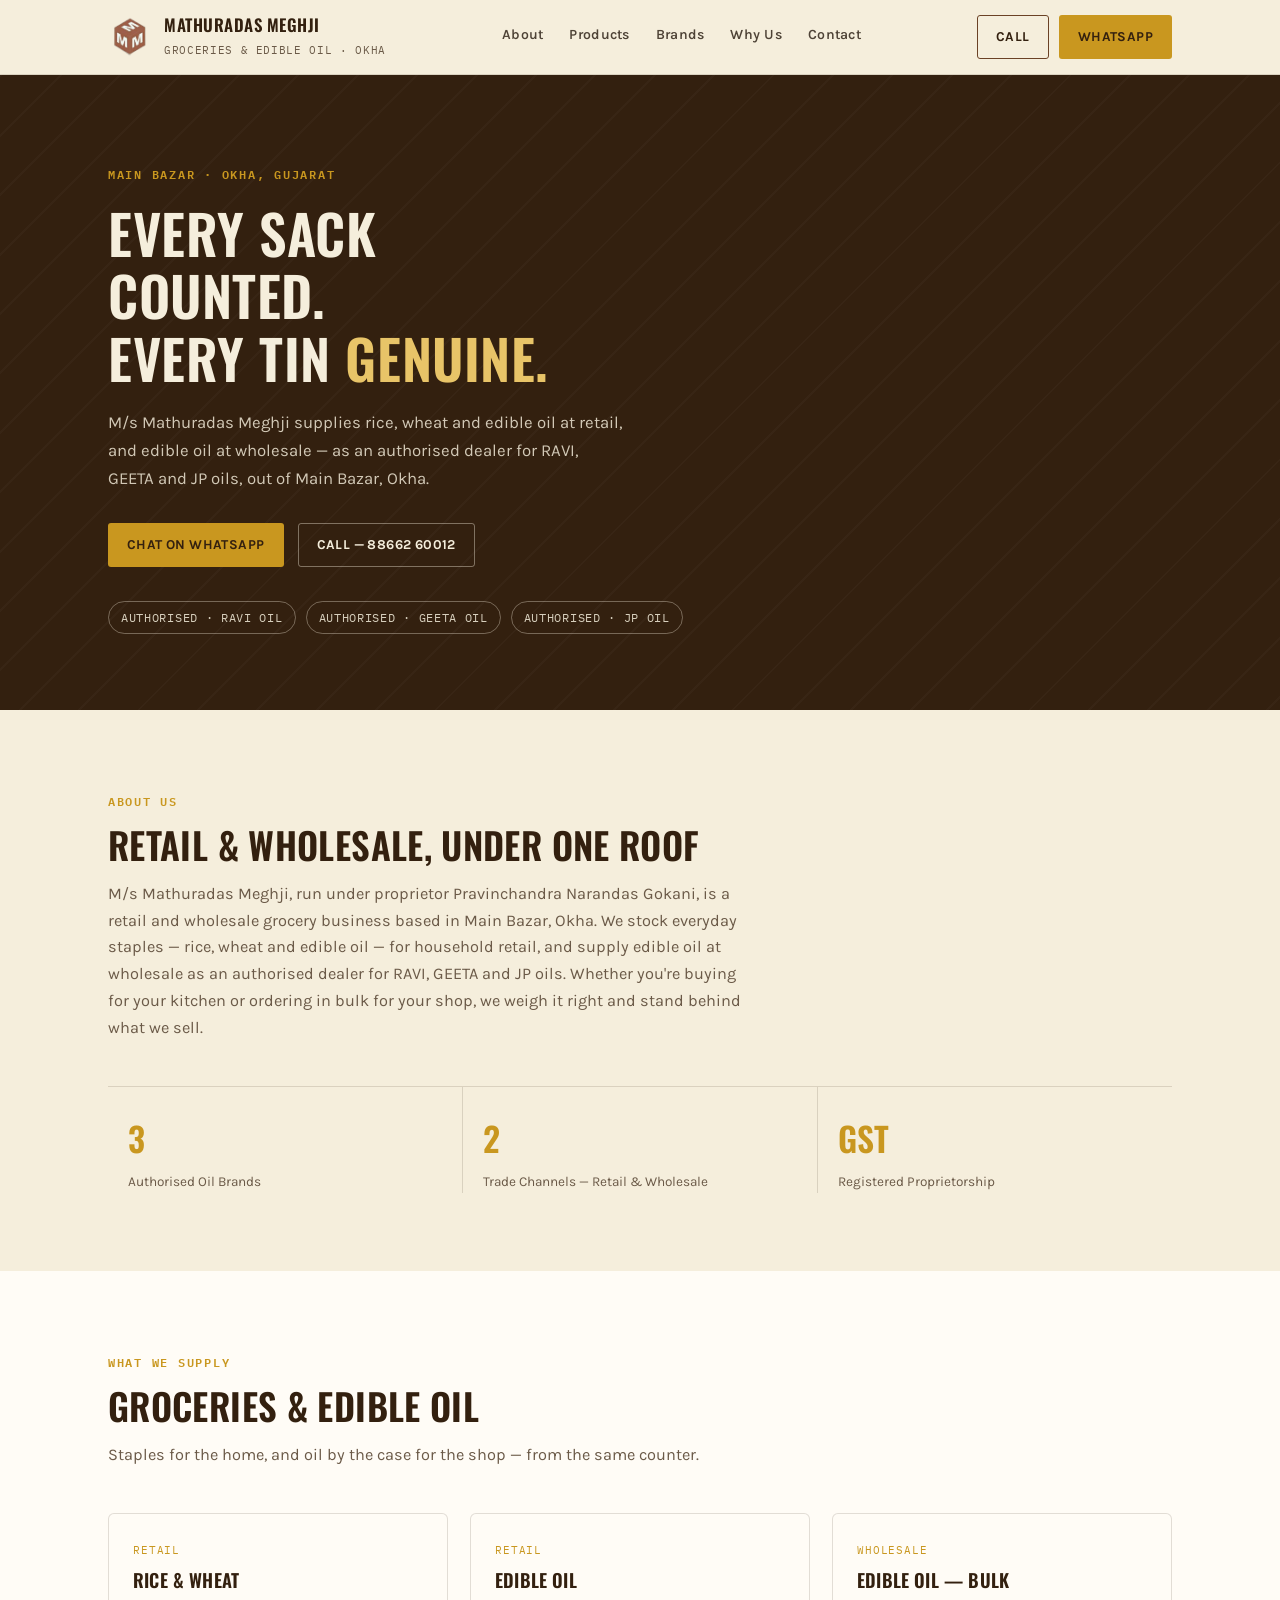
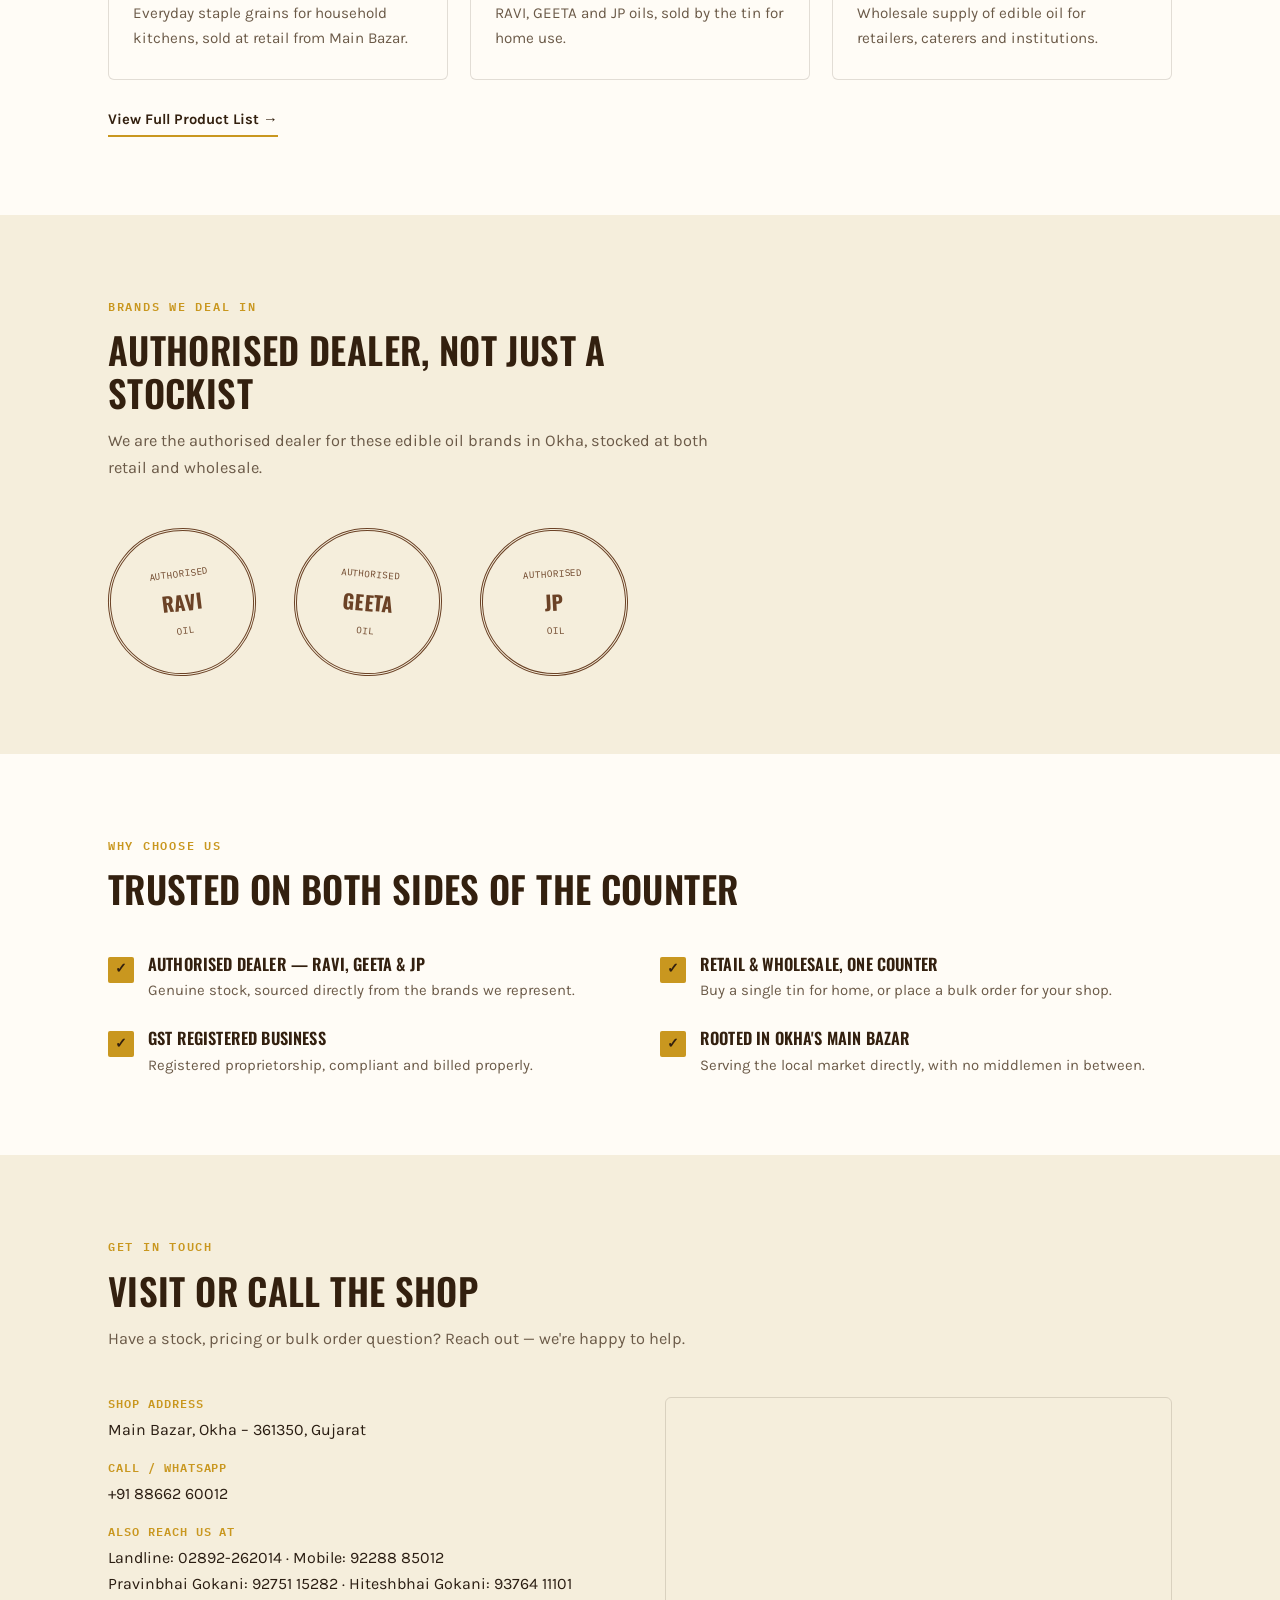
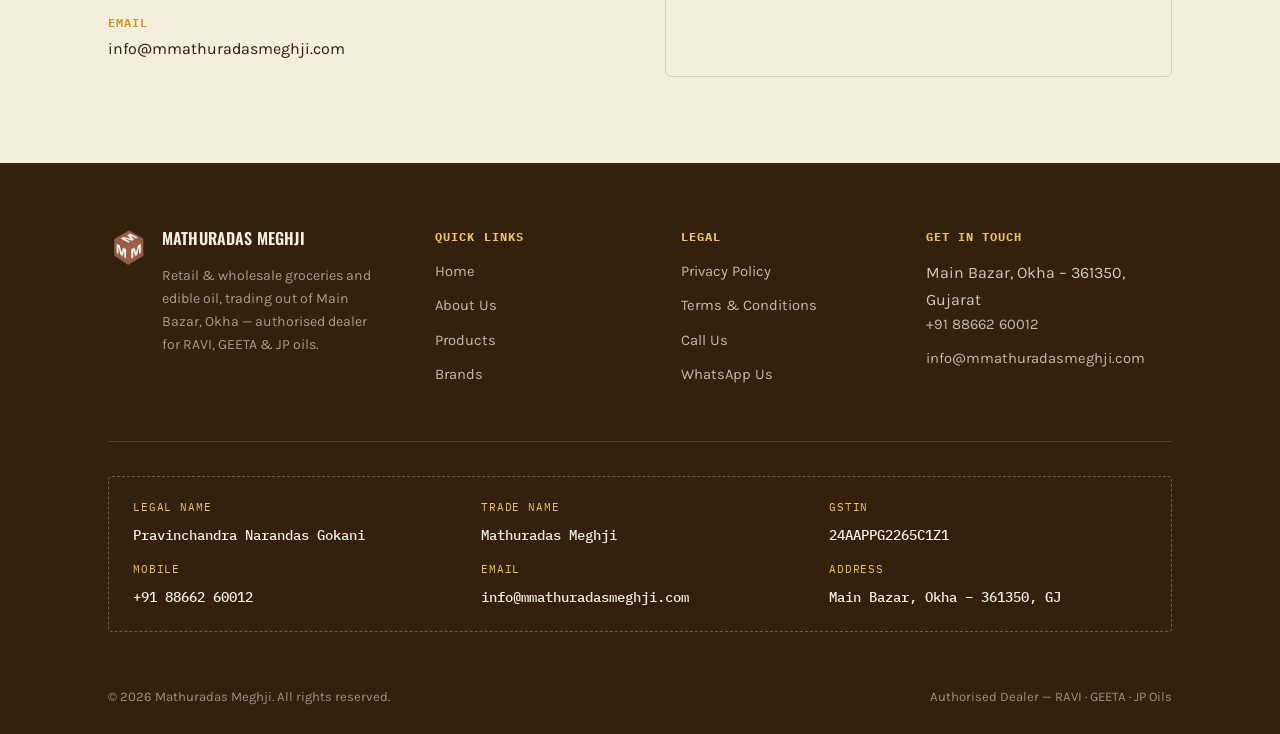
<file: index.html>
<!DOCTYPE html>
<html lang="en">
<head>
<meta charset="UTF-8">
<meta name="viewport" content="width=device-width, initial-scale=1.0">
<title>Mathuradas Meghji | Groceries &amp; Edible Oil, Okha</title>
<meta name="description" content="Mathuradas Meghji, Main Bazar, Okha - retail and wholesale dealer in rice, wheat and edible oil. Authorised dealer for RAVI, GEETA and JP oils.">
<link rel="icon" type="image/png" href="assets/logo.png">
<link rel="preconnect" href="https://fonts.googleapis.com">
<link rel="preconnect" href="https://fonts.gstatic.com" crossorigin>
<link href="https://fonts.googleapis.com/css2?family=Oswald:wght@500;600;700&family=Karla:wght@400;500;700&family=IBM+Plex+Mono:wght@500;600&family=Hind+Vadodara:wght@400;500;600;700&display=swap" rel="stylesheet">
<link rel="stylesheet" href="css/styles.css">
</head>
<body>

  <header class="site-header">
    <div class="header-inner">
      <a class="brand" href="index.html#home">
        <img src="assets/logo.png" alt="Mathuradas Meghji logo">
        <span class="brand-text">
          <span class="display">Mathuradas Meghji</span>
          <small>Groceries &amp; Edible Oil &middot; Okha</small>
        </span>
      </a>
      <nav class="nav-links">
        <a href="index.html#about">About</a>
        <a href="products.html">Products</a>
        <a href="index.html#brands">Brands</a>
        <a href="index.html#why">Why Us</a>
        <a href="index.html#contact">Contact</a>
      </nav>
      <div class="header-cta">
        <a class="btn btn-outline" href="tel:+918866260012">Call</a>
        <a class="btn btn-solid" href="https://wa.me/918866260012">WhatsApp</a>
      </div>
      <button class="nav-toggle" aria-label="Menu"><span></span><span></span><span></span></button>
    </div>
  </header>

  <section class="hero" id="home">
    <div class="wrap">
      <span class="eyebrow">Main Bazar &middot; Okha, Gujarat</span>
      <h1>Every Sack Counted.<br>Every Tin <em>Genuine.</em></h1>
      <p>M/s Mathuradas Meghji supplies rice, wheat and edible oil at retail, and edible oil at wholesale &mdash; as an authorised dealer for RAVI, GEETA and JP oils, out of Main Bazar, Okha.</p>
      <div class="hero-actions">
        <a class="btn btn-solid" href="https://wa.me/918866260012">Chat On WhatsApp</a>
        <a class="btn btn-line" href="tel:+918866260012">Call &mdash; 88662 60012</a>
      </div>
      <div class="dealer-pills">
        <span class="pill">Authorised &middot; RAVI Oil</span>
        <span class="pill">Authorised &middot; GEETA Oil</span>
        <span class="pill">Authorised &middot; JP Oil</span>
      </div>
    </div>
  </section>

  <section class="section" id="about">
    <div class="wrap">
      <div class="section-head">
        <span class="eyebrow">About Us</span>
        <h2>Retail &amp; Wholesale, Under One Roof</h2>
        <p>M/s Mathuradas Meghji, run under proprietor Pravinchandra Narandas Gokani, is a retail and wholesale grocery business based in Main Bazar, Okha. We stock everyday staples &mdash; rice, wheat and edible oil &mdash; for household retail, and supply edible oil at wholesale as an authorised dealer for RAVI, GEETA and JP oils. Whether you're buying for your kitchen or ordering in bulk for your shop, we weigh it right and stand behind what we sell.</p>
      </div>
      <div class="stats-row">
        <div class="stat"><div class="num">3</div><div class="label">Authorised Oil Brands</div></div>
        <div class="stat"><div class="num">2</div><div class="label">Trade Channels &mdash; Retail &amp; Wholesale</div></div>
        <div class="stat"><div class="num">GST</div><div class="label">Registered Proprietorship</div></div>
      </div>
    </div>
  </section>

  <section class="section section-paper" id="products">
    <div class="wrap">
      <div class="section-head">
        <span class="eyebrow">What We Supply</span>
        <h2>Groceries &amp; Edible Oil</h2>
        <p>Staples for the home, and oil by the case for the shop &mdash; from the same counter.</p>
      </div>
      <div class="grid-3">
        <div class="card">
          <span class="tag">Retail</span>
          <h3>Rice &amp; Wheat</h3>
          <p>Everyday staple grains for household kitchens, sold at retail from Main Bazar.</p>
        </div>
        <div class="card">
          <span class="tag">Retail</span>
          <h3>Edible Oil</h3>
          <p>RAVI, GEETA and JP oils, sold by the tin for home use.</p>
        </div>
        <div class="card">
          <span class="tag">Wholesale</span>
          <h3>Edible Oil &mdash; Bulk</h3>
          <p>Wholesale supply of edible oil for retailers, caterers and institutions.</p>
        </div>
      </div>
      <a class="text-link" href="products.html">View Full Product List &rarr;</a>
    </div>
  </section>

  <section class="section" id="brands">
    <div class="wrap">
      <div class="section-head">
        <span class="eyebrow">Brands We Deal In</span>
        <h2>Authorised Dealer, Not Just A Stockist</h2>
        <p>We are the authorised dealer for these edible oil brands in Okha, stocked at both retail and wholesale.</p>
      </div>
      <div class="stamp-row">
        <div class="stamp">
          <span class="s-small">Authorised</span>
          <span class="s-big">RAVI</span>
          <span class="s-small">Oil</span>
        </div>
        <div class="stamp">
          <span class="s-small">Authorised</span>
          <span class="s-big">GEETA</span>
          <span class="s-small">Oil</span>
        </div>
        <div class="stamp">
          <span class="s-small">Authorised</span>
          <span class="s-big">JP</span>
          <span class="s-small">Oil</span>
        </div>
      </div>
    </div>
  </section>

  <section class="section section-paper" id="why">
    <div class="wrap">
      <div class="section-head">
        <span class="eyebrow">Why Choose Us</span>
        <h2>Trusted On Both Sides Of The Counter</h2>
      </div>
      <div class="why-list">
        <div class="why-item">
          <span class="why-mark">&#10003;</span>
          <div><h3>Authorised Dealer &mdash; RAVI, GEETA &amp; JP</h3><p>Genuine stock, sourced directly from the brands we represent.</p></div>
        </div>
        <div class="why-item">
          <span class="why-mark">&#10003;</span>
          <div><h3>Retail &amp; Wholesale, One Counter</h3><p>Buy a single tin for home, or place a bulk order for your shop.</p></div>
        </div>
        <div class="why-item">
          <span class="why-mark">&#10003;</span>
          <div><h3>GST Registered Business</h3><p>Registered proprietorship, compliant and billed properly.</p></div>
        </div>
        <div class="why-item">
          <span class="why-mark">&#10003;</span>
          <div><h3>Rooted In Okha's Main Bazar</h3><p>Serving the local market directly, with no middlemen in between.</p></div>
        </div>
      </div>
    </div>
  </section>

  <section class="section" id="contact">
    <div class="wrap">
      <div class="section-head">
        <span class="eyebrow">Get In Touch</span>
        <h2>Visit Or Call The Shop</h2>
        <p>Have a stock, pricing or bulk order question? Reach out &mdash; we're happy to help.</p>
      </div>
      <div class="contact-grid">
        <div class="contact-block">
          <h3>Shop Address</h3>
          <p>Main Bazar, Okha &ndash; 361350, Gujarat</p>
          <h3>Call / WhatsApp</h3>
          <a href="tel:+918866260012">+91 88662 60012</a>
          <h3>Also Reach Us At</h3>
          <p>Landline: 02892-262014 &middot; Mobile: 92288 85012<br>Pravinbhai Gokani: 92751 15282 &middot; Hiteshbhai Gokani: 93764 11101</p>
          <h3>Email</h3>
          <a href="mailto:info@mmathuradasmeghji.com">info@mmathuradasmeghji.com</a>
        </div>
        <div class="contact-block">
          <iframe src="https://maps.google.com/maps?q=Main+Bazar%2C+Okha%2C+Gujarat+361350&t=&z=14&ie=UTF8&iwloc=&output=embed" loading="lazy" referrerpolicy="no-referrer-when-downgrade"></iframe>
        </div>
      </div>
    </div>
  </section>

  <footer class="site-footer">
    <div class="wrap">
      <div class="footer-grid">
        <div class="footer-brand">
          <img src="assets/logo.png" alt="M/s Mathuradas Meghji logo">
          <div>
            <span class="display">Mathuradas Meghji</span>
            <p>Retail &amp; wholesale groceries and edible oil, trading out of Main Bazar, Okha &mdash; authorised dealer for RAVI, GEETA &amp; JP oils.</p>
          </div>
        </div>
        <div class="footer-col">
          <h4>Quick Links</h4>
          <a href="index.html#home">Home</a>
          <a href="index.html#about">About Us</a>
          <a href="products.html">Products</a>
          <a href="index.html#brands">Brands</a>
        </div>
        <div class="footer-col">
          <h4>Legal</h4>
          <a href="privacy.html">Privacy Policy</a>
          <a href="terms.html">Terms &amp; Conditions</a>
          <a href="tel:+918866260012">Call Us</a>
          <a href="https://wa.me/918866260012">WhatsApp Us</a>
        </div>
        <div class="footer-col">
          <h4>Get In Touch</h4>
          <span>Main Bazar, Okha &ndash; 361350, Gujarat</span>
          <a href="tel:+918866260012">+91 88662 60012</a>
          <a href="mailto:info@mmathuradasmeghji.com">info@mmathuradasmeghji.com</a>
        </div>
      </div>

      <div class="ledger mono">
        <div><span>Legal Name</span><strong>Pravinchandra Narandas Gokani</strong></div>
        <div><span>Trade Name</span><strong>Mathuradas Meghji</strong></div>
        <div><span>GSTIN</span><strong>24AAPPG2265C1Z1</strong></div>
        <div><span>Mobile</span><strong>+91 88662 60012</strong></div>
        <div><span>Email</span><strong>info@mmathuradasmeghji.com</strong></div>
        <div><span>Address</span><strong>Main Bazar, Okha &ndash; 361350, GJ</strong></div>
      </div>

      <div class="footer-bottom">
        <span>&copy; 2026 Mathuradas Meghji. All rights reserved.</span>
        <span>Authorised Dealer &mdash; RAVI &middot; GEETA &middot; JP Oils</span>
      </div>
    </div>
  </footer>

<script>
(function(){
  var toggle = document.querySelector('.nav-toggle');
  var links = document.querySelector('.nav-links');
  if(toggle && links){
    toggle.addEventListener('click', function(){
      var open = links.style.display === 'flex';
      links.style.display = open ? 'none' : 'flex';
      links.style.flexDirection = 'column';
      links.style.position = 'absolute';
      links.style.top = '64px';
      links.style.left = '0';
      links.style.right = '0';
      links.style.background = 'var(--paper)';
      links.style.padding = '18px 28px';
      links.style.borderBottom = '1px solid var(--line)';
    });
  }
})();
</script>
</body>
</html>
</file>
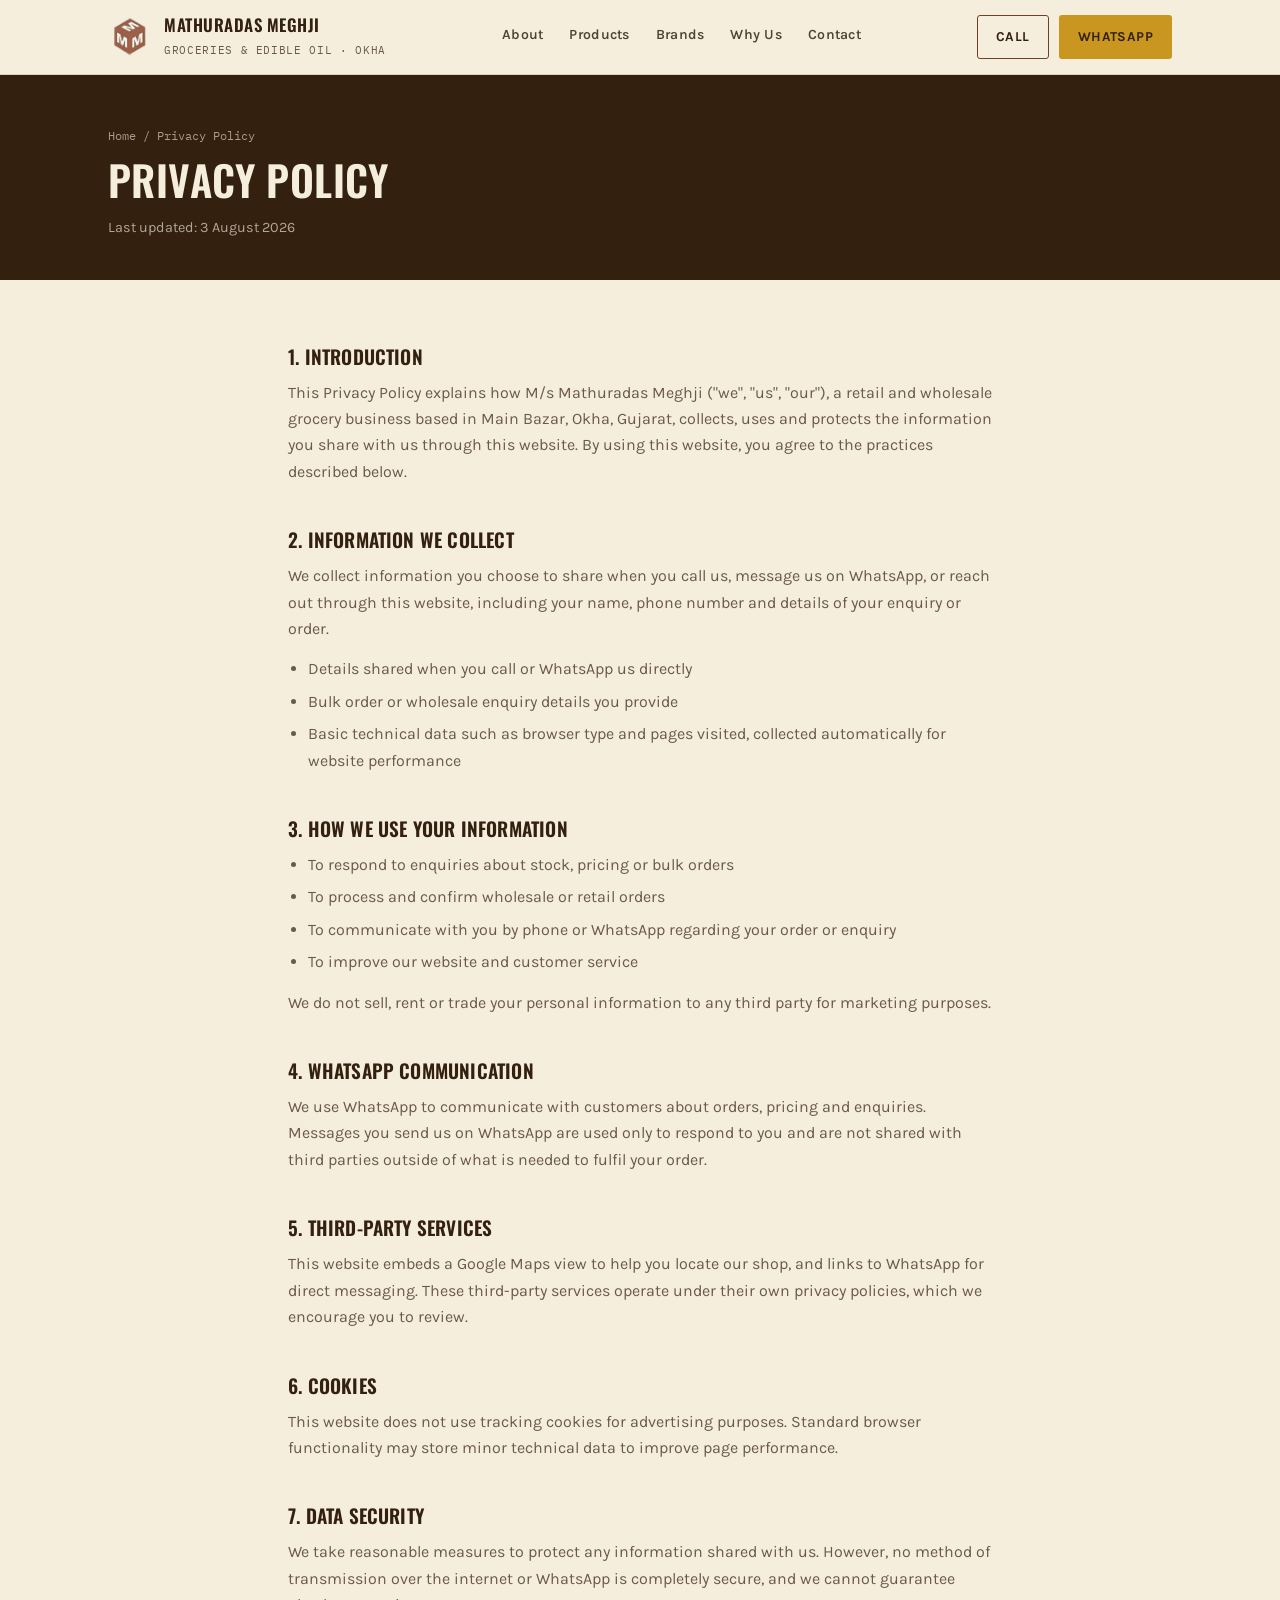
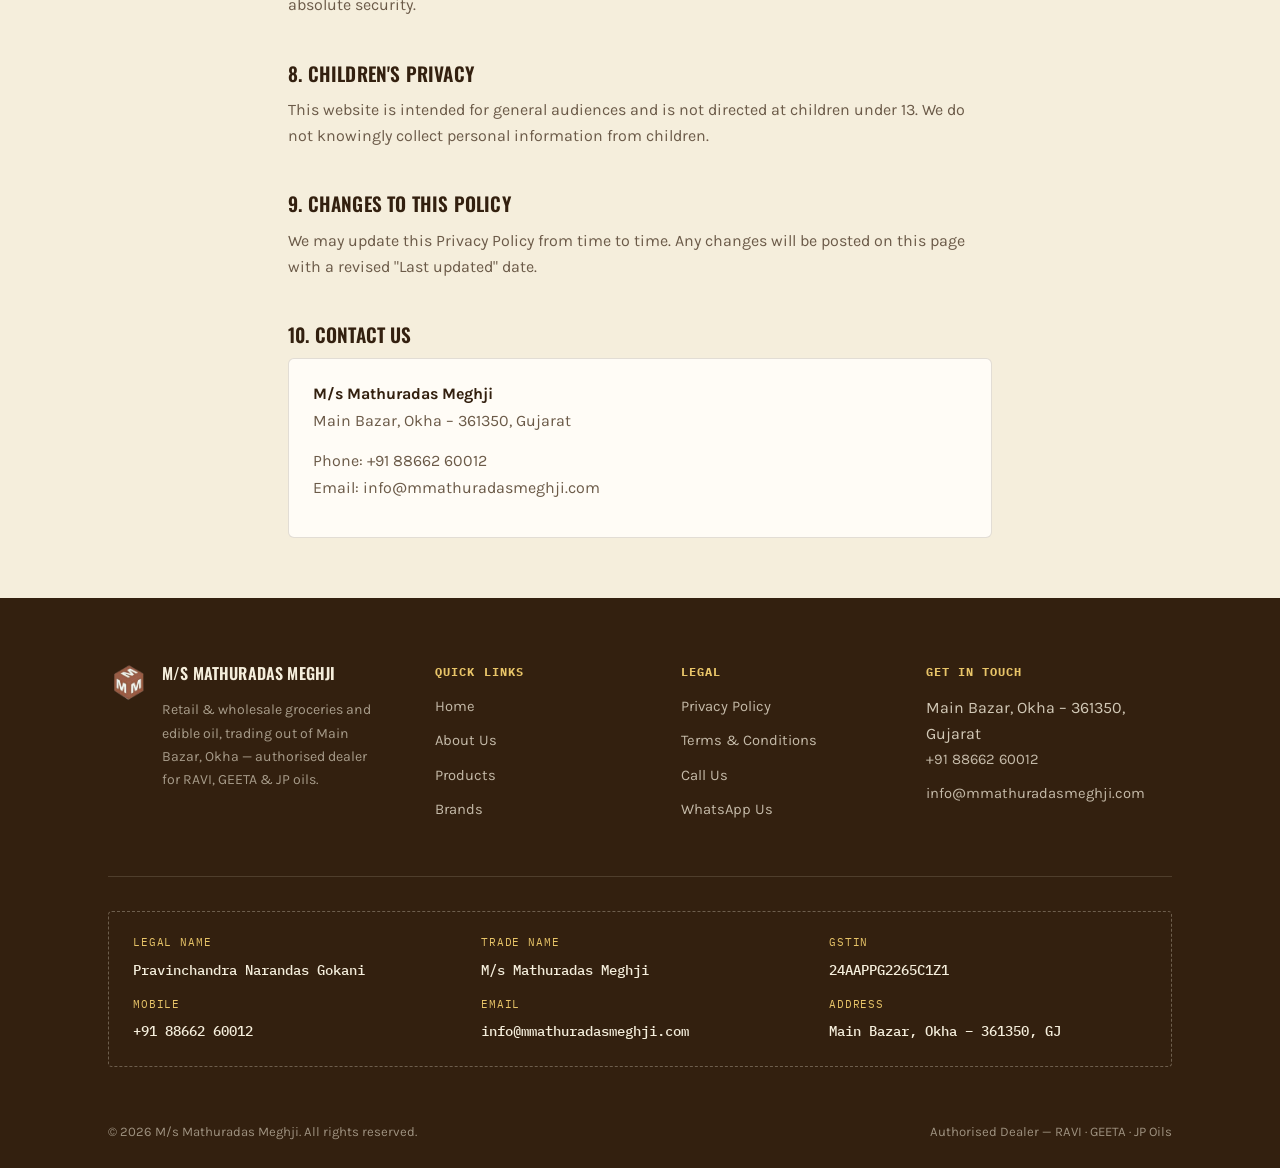
<file: privacy.html>
<!DOCTYPE html>
<html lang="en">
<head>
<meta charset="UTF-8">
<meta name="viewport" content="width=device-width, initial-scale=1.0">
<title>Privacy Policy | M/s Mathuradas Meghji</title>
<meta name="description" content="Privacy Policy for M/s Mathuradas Meghji, a retail and wholesale grocery and edible oil business in Okha, Gujarat.">
<link rel="icon" type="image/png" href="assets/logo.png">
<link rel="preconnect" href="https://fonts.googleapis.com">
<link rel="preconnect" href="https://fonts.gstatic.com" crossorigin>
<link href="https://fonts.googleapis.com/css2?family=Oswald:wght@500;600;700&family=Karla:wght@400;500;700&family=IBM+Plex+Mono:wght@500;600&family=Hind+Vadodara:wght@400;500;600;700&display=swap" rel="stylesheet">
<link rel="stylesheet" href="css/styles.css">
</head>
<body>

  <header class="site-header">
    <div class="header-inner">
      <a class="brand" href="index.html">
        <img src="assets/logo.png" alt="M/s Mathuradas Meghji logo">
        <span class="brand-text">
          <span class="display">Mathuradas Meghji</span>
          <small>Groceries &amp; Edible Oil &middot; Okha</small>
        </span>
      </a>
      <nav class="nav-links">
        <a href="index.html#about">About</a>
        <a href="products.html">Products</a>
        <a href="index.html#brands">Brands</a>
        <a href="index.html#why">Why Us</a>
        <a href="index.html#contact">Contact</a>
      </nav>
      <div class="header-cta">
        <a class="btn btn-outline" href="tel:+918866260012">Call</a>
        <a class="btn btn-solid" href="https://wa.me/918866260012">WhatsApp</a>
      </div>
      <button class="nav-toggle" aria-label="Menu"><span></span><span></span><span></span></button>
    </div>
  </header>

  <section class="legal-hero">
    <div class="wrap">
      <div class="crumb"><a href="index.html">Home</a> / Privacy Policy</div>
      <h1>Privacy Policy</h1>
      <div class="updated">Last updated: 3 August 2026</div>
    </div>
  </section>

  <div class="legal-body">
    <h2>1. Introduction</h2>
    <p>This Privacy Policy explains how M/s Mathuradas Meghji ("we", "us", "our"), a retail and wholesale grocery business based in Main Bazar, Okha, Gujarat, collects, uses and protects the information you share with us through this website. By using this website, you agree to the practices described below.</p>

    <h2>2. Information We Collect</h2>
    <p>We collect information you choose to share when you call us, message us on WhatsApp, or reach out through this website, including your name, phone number and details of your enquiry or order.</p>
    <ul>
      <li>Details shared when you call or WhatsApp us directly</li>
      <li>Bulk order or wholesale enquiry details you provide</li>
      <li>Basic technical data such as browser type and pages visited, collected automatically for website performance</li>
    </ul>

    <h2>3. How We Use Your Information</h2>
    <ul>
      <li>To respond to enquiries about stock, pricing or bulk orders</li>
      <li>To process and confirm wholesale or retail orders</li>
      <li>To communicate with you by phone or WhatsApp regarding your order or enquiry</li>
      <li>To improve our website and customer service</li>
    </ul>
    <p>We do not sell, rent or trade your personal information to any third party for marketing purposes.</p>

    <h2>4. WhatsApp Communication</h2>
    <p>We use WhatsApp to communicate with customers about orders, pricing and enquiries. Messages you send us on WhatsApp are used only to respond to you and are not shared with third parties outside of what is needed to fulfil your order.</p>

    <h2>5. Third-Party Services</h2>
    <p>This website embeds a Google Maps view to help you locate our shop, and links to WhatsApp for direct messaging. These third-party services operate under their own privacy policies, which we encourage you to review.</p>

    <h2>6. Cookies</h2>
    <p>This website does not use tracking cookies for advertising purposes. Standard browser functionality may store minor technical data to improve page performance.</p>

    <h2>7. Data Security</h2>
    <p>We take reasonable measures to protect any information shared with us. However, no method of transmission over the internet or WhatsApp is completely secure, and we cannot guarantee absolute security.</p>

    <h2>8. Children's Privacy</h2>
    <p>This website is intended for general audiences and is not directed at children under 13. We do not knowingly collect personal information from children.</p>

    <h2>9. Changes To This Policy</h2>
    <p>We may update this Privacy Policy from time to time. Any changes will be posted on this page with a revised "Last updated" date.</p>

    <h2>10. Contact Us</h2>
    <div class="legal-contact">
      <p><strong>M/s Mathuradas Meghji</strong><br>Main Bazar, Okha &ndash; 361350, Gujarat</p>
      <p>Phone: <a href="tel:+918866260012">+91 88662 60012</a><br>Email: <a href="mailto:info@mmathuradasmeghji.com">info@mmathuradasmeghji.com</a></p>
    </div>
  </div>

  <footer class="site-footer">
    <div class="wrap">
      <div class="footer-grid">
        <div class="footer-brand">
          <img src="assets/logo.png" alt="M/s Mathuradas Meghji logo">
          <div>
            <span class="display">M/s Mathuradas Meghji</span>
            <p>Retail &amp; wholesale groceries and edible oil, trading out of Main Bazar, Okha &mdash; authorised dealer for RAVI, GEETA &amp; JP oils.</p>
          </div>
        </div>
        <div class="footer-col">
          <h4>Quick Links</h4>
          <a href="index.html#home">Home</a>
          <a href="index.html#about">About Us</a>
          <a href="products.html">Products</a>
          <a href="index.html#brands">Brands</a>
        </div>
        <div class="footer-col">
          <h4>Legal</h4>
          <a href="privacy.html">Privacy Policy</a>
          <a href="terms.html">Terms &amp; Conditions</a>
          <a href="tel:+918866260012">Call Us</a>
          <a href="https://wa.me/918866260012">WhatsApp Us</a>
        </div>
        <div class="footer-col">
          <h4>Get In Touch</h4>
          <span>Main Bazar, Okha &ndash; 361350, Gujarat</span>
          <a href="tel:+918866260012">+91 88662 60012</a>
          <a href="mailto:info@mmathuradasmeghji.com">info@mmathuradasmeghji.com</a>
        </div>
      </div>

      <div class="ledger mono">
        <div><span>Legal Name</span><strong>Pravinchandra Narandas Gokani</strong></div>
        <div><span>Trade Name</span><strong>M/s Mathuradas Meghji</strong></div>
        <div><span>GSTIN</span><strong>24AAPPG2265C1Z1</strong></div>
        <div><span>Mobile</span><strong>+91 88662 60012</strong></div>
        <div><span>Email</span><strong>info@mmathuradasmeghji.com</strong></div>
        <div><span>Address</span><strong>Main Bazar, Okha &ndash; 361350, GJ</strong></div>
      </div>

      <div class="footer-bottom">
        <span>&copy; 2026 M/s Mathuradas Meghji. All rights reserved.</span>
        <span>Authorised Dealer &mdash; RAVI &middot; GEETA &middot; JP Oils</span>
      </div>
    </div>
  </footer>

<script>
(function(){
  var toggle = document.querySelector('.nav-toggle');
  var links = document.querySelector('.nav-links');
  if(toggle && links){
    toggle.addEventListener('click', function(){
      var open = links.style.display === 'flex';
      links.style.display = open ? 'none' : 'flex';
      links.style.flexDirection = 'column';
      links.style.position = 'absolute';
      links.style.top = '64px';
      links.style.left = '0';
      links.style.right = '0';
      links.style.background = 'var(--paper)';
      links.style.padding = '18px 28px';
      links.style.borderBottom = '1px solid var(--line)';
    });
  }
})();
</script>
</body>
</html>
</file>
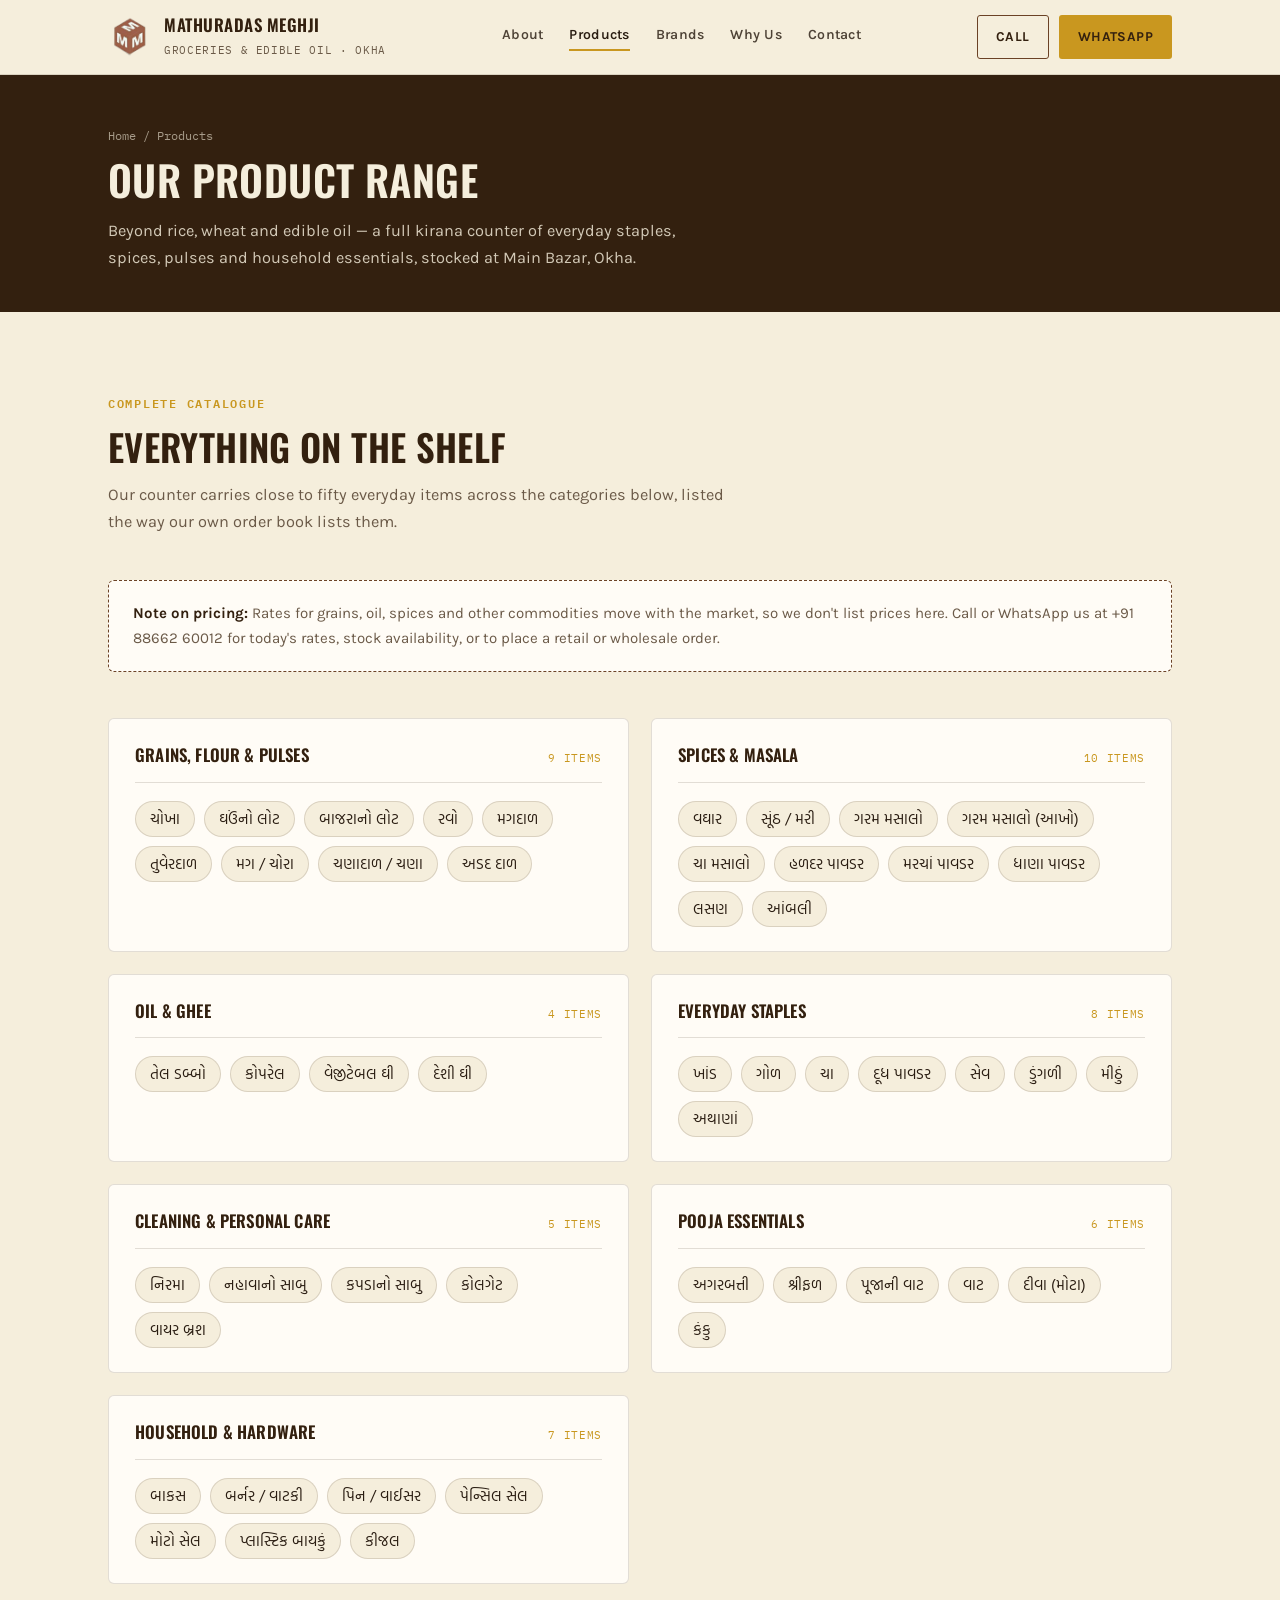
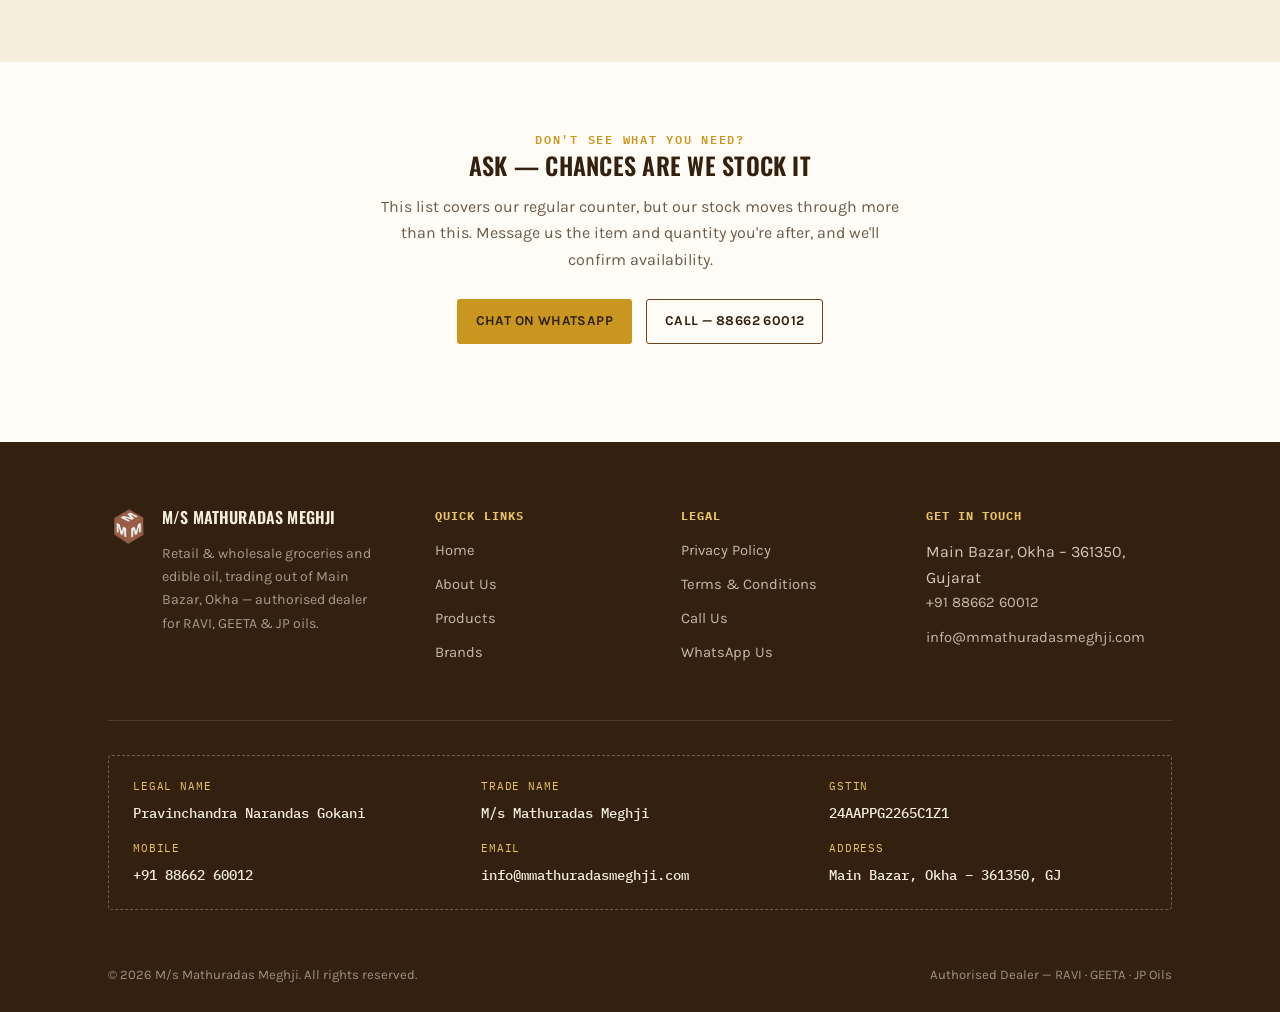
<file: products.html>
<!DOCTYPE html>
<html lang="en">
<head>
<meta charset="UTF-8">
<meta name="viewport" content="width=device-width, initial-scale=1.0">
<title>Products | M/s Mathuradas Meghji</title>
<meta name="description" content="Full product range at M/s Mathuradas Meghji, Main Bazar, Okha - grains, flour, pulses, spices, edible oil, ghee, pooja items and household essentials.">
<link rel="icon" type="image/png" href="assets/logo.png">
<link rel="preconnect" href="https://fonts.googleapis.com">
<link rel="preconnect" href="https://fonts.gstatic.com" crossorigin>
<link href="https://fonts.googleapis.com/css2?family=Oswald:wght@500;600;700&family=Karla:wght@400;500;700&family=IBM+Plex+Mono:wght@500;600&family=Hind+Vadodara:wght@400;500;600;700&display=swap" rel="stylesheet">
<link rel="stylesheet" href="css/styles.css">
</head>
<body>

  <header class="site-header">
    <div class="header-inner">
      <a class="brand" href="index.html">
        <img src="assets/logo.png" alt="M/s Mathuradas Meghji logo">
        <span class="brand-text">
          <span class="display">Mathuradas Meghji</span>
          <small>Groceries &amp; Edible Oil &middot; Okha</small>
        </span>
      </a>
      <nav class="nav-links">
        <a href="index.html#about">About</a>
        <a href="products.html" class="active">Products</a>
        <a href="index.html#brands">Brands</a>
        <a href="index.html#why">Why Us</a>
        <a href="index.html#contact">Contact</a>
      </nav>
      <div class="header-cta">
        <a class="btn btn-outline" href="tel:+918866260012">Call</a>
        <a class="btn btn-solid" href="https://wa.me/918866260012">WhatsApp</a>
      </div>
      <button class="nav-toggle" aria-label="Menu"><span></span><span></span><span></span></button>
    </div>
  </header>

  <section class="legal-hero">
    <div class="wrap">
      <div class="crumb"><a href="index.html">Home</a> / Products</div>
      <h1>Our Product Range</h1>
      <p class="sub">Beyond rice, wheat and edible oil &mdash; a full kirana counter of everyday staples, spices, pulses and household essentials, stocked at Main Bazar, Okha.</p>
    </div>
  </section>

  <section class="section">
    <div class="wrap">
      <div class="section-head">
        <span class="eyebrow">Complete Catalogue</span>
        <h2>Everything On The Shelf</h2>
        <p>Our counter carries close to fifty everyday items across the categories below, listed the way our own order book lists them.</p>
      </div>

      <div class="catalogue-note">
        <p style="margin-bottom:0;"><strong>Note on pricing:</strong> Rates for grains, oil, spices and other commodities move with the market, so we don't list prices here. Call or <a href="https://wa.me/918866260012">WhatsApp us at +91 88662 60012</a> for today's rates, stock availability, or to place a retail or wholesale order.</p>
      </div>

      <div class="cat-grid">
        <div class="cat-card">
          <div class="cat-head">
            <h3>Grains, Flour &amp; Pulses</h3>
            <span class="count">9 Items</span>
          </div>
          <div class="item-list">
            <span class="item-chip" lang="gu">ચોખા</span>
            <span class="item-chip" lang="gu">ઘઉંનો લોટ</span>
            <span class="item-chip" lang="gu">બાજરાનો લોટ</span>
            <span class="item-chip" lang="gu">રવો</span>
            <span class="item-chip" lang="gu">મગદાળ</span>
            <span class="item-chip" lang="gu">તુવેરદાળ</span>
            <span class="item-chip" lang="gu">મગ / ચોરા</span>
            <span class="item-chip" lang="gu">ચણાદાળ / ચણા</span>
            <span class="item-chip" lang="gu">અડદ દાળ</span>
          </div>
        </div>

        <div class="cat-card">
          <div class="cat-head">
            <h3>Spices &amp; Masala</h3>
            <span class="count">10 Items</span>
          </div>
          <div class="item-list">
            <span class="item-chip" lang="gu">વઘાર</span>
            <span class="item-chip" lang="gu">સૂંઠ / મરી</span>
            <span class="item-chip" lang="gu">ગરમ મસાલો</span>
            <span class="item-chip" lang="gu">ગરમ મસાલો (આખો)</span>
            <span class="item-chip" lang="gu">ચા મસાલો</span>
            <span class="item-chip" lang="gu">હળદર પાવડર</span>
            <span class="item-chip" lang="gu">મરચાં પાવડર</span>
            <span class="item-chip" lang="gu">ધાણા પાવડર</span>
            <span class="item-chip" lang="gu">લસણ</span>
            <span class="item-chip" lang="gu">આંબલી</span>
          </div>
        </div>

        <div class="cat-card">
          <div class="cat-head">
            <h3>Oil &amp; Ghee</h3>
            <span class="count">4 Items</span>
          </div>
          <div class="item-list">
            <span class="item-chip" lang="gu">તેલ ડબ્બો</span>
            <span class="item-chip" lang="gu">કોપરેલ</span>
            <span class="item-chip" lang="gu">વેજીટેબલ ઘી</span>
            <span class="item-chip" lang="gu">દેશી ઘી</span>
          </div>
        </div>

        <div class="cat-card">
          <div class="cat-head">
            <h3>Everyday Staples</h3>
            <span class="count">8 Items</span>
          </div>
          <div class="item-list">
            <span class="item-chip" lang="gu">ખાંડ</span>
            <span class="item-chip" lang="gu">ગોળ</span>
            <span class="item-chip" lang="gu">ચા</span>
            <span class="item-chip" lang="gu">દૂધ પાવડર</span>
            <span class="item-chip" lang="gu">સેવ</span>
            <span class="item-chip" lang="gu">ડુંગળી</span>
            <span class="item-chip" lang="gu">મીઠું</span>
            <span class="item-chip" lang="gu">અથાણાં</span>
          </div>
        </div>

        <div class="cat-card">
          <div class="cat-head">
            <h3>Cleaning &amp; Personal Care</h3>
            <span class="count">5 Items</span>
          </div>
          <div class="item-list">
            <span class="item-chip" lang="gu">નિરમા</span>
            <span class="item-chip" lang="gu">નહાવાનો સાબુ</span>
            <span class="item-chip" lang="gu">કપડાનો સાબુ</span>
            <span class="item-chip" lang="gu">કોલગેટ</span>
            <span class="item-chip" lang="gu">વાયર બ્રશ</span>
          </div>
        </div>

        <div class="cat-card">
          <div class="cat-head">
            <h3>Pooja Essentials</h3>
            <span class="count">6 Items</span>
          </div>
          <div class="item-list">
            <span class="item-chip" lang="gu">અગરબત્તી</span>
            <span class="item-chip" lang="gu">શ્રીફળ</span>
            <span class="item-chip" lang="gu">પૂજાની વાટ</span>
            <span class="item-chip" lang="gu">વાટ</span>
            <span class="item-chip" lang="gu">દીવા (મોટા)</span>
            <span class="item-chip" lang="gu">કંકુ</span>
          </div>
        </div>

        <div class="cat-card">
          <div class="cat-head">
            <h3>Household &amp; Hardware</h3>
            <span class="count">7 Items</span>
          </div>
          <div class="item-list">
            <span class="item-chip" lang="gu">બાકસ</span>
            <span class="item-chip" lang="gu">બર્નર / વાટકી</span>
            <span class="item-chip" lang="gu">પિન / વાઈસર</span>
            <span class="item-chip" lang="gu">પેન્સિલ સેલ</span>
            <span class="item-chip" lang="gu">મોટો સેલ</span>
            <span class="item-chip" lang="gu">પ્લાસ્ટિક બાયકું</span>
            <span class="item-chip" lang="gu">કીજલ</span>
          </div>
        </div>
      </div>
    </div>
  </section>

  <section class="section section-paper products-cta">
    <div class="wrap">
      <span class="eyebrow">Don't See What You Need?</span>
      <h2>Ask &mdash; Chances Are We Stock It</h2>
      <p>This list covers our regular counter, but our stock moves through more than this. Message us the item and quantity you're after, and we'll confirm availability.</p>
      <div class="hero-actions">
        <a class="btn btn-solid" href="https://wa.me/918866260012" style="color:var(--crate-dark);">Chat On WhatsApp</a>
        <a class="btn btn-outline" href="tel:+918866260012">Call &mdash; 88662 60012</a>
      </div>
    </div>
  </section>

  <footer class="site-footer">
    <div class="wrap">
      <div class="footer-grid">
        <div class="footer-brand">
          <img src="assets/logo.png" alt="M/s Mathuradas Meghji logo">
          <div>
            <span class="display">M/s Mathuradas Meghji</span>
            <p>Retail &amp; wholesale groceries and edible oil, trading out of Main Bazar, Okha &mdash; authorised dealer for RAVI, GEETA &amp; JP oils.</p>
          </div>
        </div>
        <div class="footer-col">
          <h4>Quick Links</h4>
          <a href="index.html#home">Home</a>
          <a href="index.html#about">About Us</a>
          <a href="products.html">Products</a>
          <a href="index.html#brands">Brands</a>
        </div>
        <div class="footer-col">
          <h4>Legal</h4>
          <a href="privacy.html">Privacy Policy</a>
          <a href="terms.html">Terms &amp; Conditions</a>
          <a href="tel:+918866260012">Call Us</a>
          <a href="https://wa.me/918866260012">WhatsApp Us</a>
        </div>
        <div class="footer-col">
          <h4>Get In Touch</h4>
          <span>Main Bazar, Okha &ndash; 361350, Gujarat</span>
          <a href="tel:+918866260012">+91 88662 60012</a>
          <a href="mailto:info@mmathuradasmeghji.com">info@mmathuradasmeghji.com</a>
        </div>
      </div>

      <div class="ledger mono">
        <div><span>Legal Name</span><strong>Pravinchandra Narandas Gokani</strong></div>
        <div><span>Trade Name</span><strong>M/s Mathuradas Meghji</strong></div>
        <div><span>GSTIN</span><strong>24AAPPG2265C1Z1</strong></div>
        <div><span>Mobile</span><strong>+91 88662 60012</strong></div>
        <div><span>Email</span><strong>info@mmathuradasmeghji.com</strong></div>
        <div><span>Address</span><strong>Main Bazar, Okha &ndash; 361350, GJ</strong></div>
      </div>

      <div class="footer-bottom">
        <span>&copy; 2026 M/s Mathuradas Meghji. All rights reserved.</span>
        <span>Authorised Dealer &mdash; RAVI &middot; GEETA &middot; JP Oils</span>
      </div>
    </div>
  </footer>

<script>
(function(){
  var toggle = document.querySelector('.nav-toggle');
  var links = document.querySelector('.nav-links');
  if(toggle && links){
    toggle.addEventListener('click', function(){
      var open = links.style.display === 'flex';
      links.style.display = open ? 'none' : 'flex';
      links.style.flexDirection = 'column';
      links.style.position = 'absolute';
      links.style.top = '64px';
      links.style.left = '0';
      links.style.right = '0';
      links.style.background = 'var(--paper)';
      links.style.padding = '18px 28px';
      links.style.borderBottom = '1px solid var(--line)';
    });
  }
})();
</script>
</body>
</html>
</file>
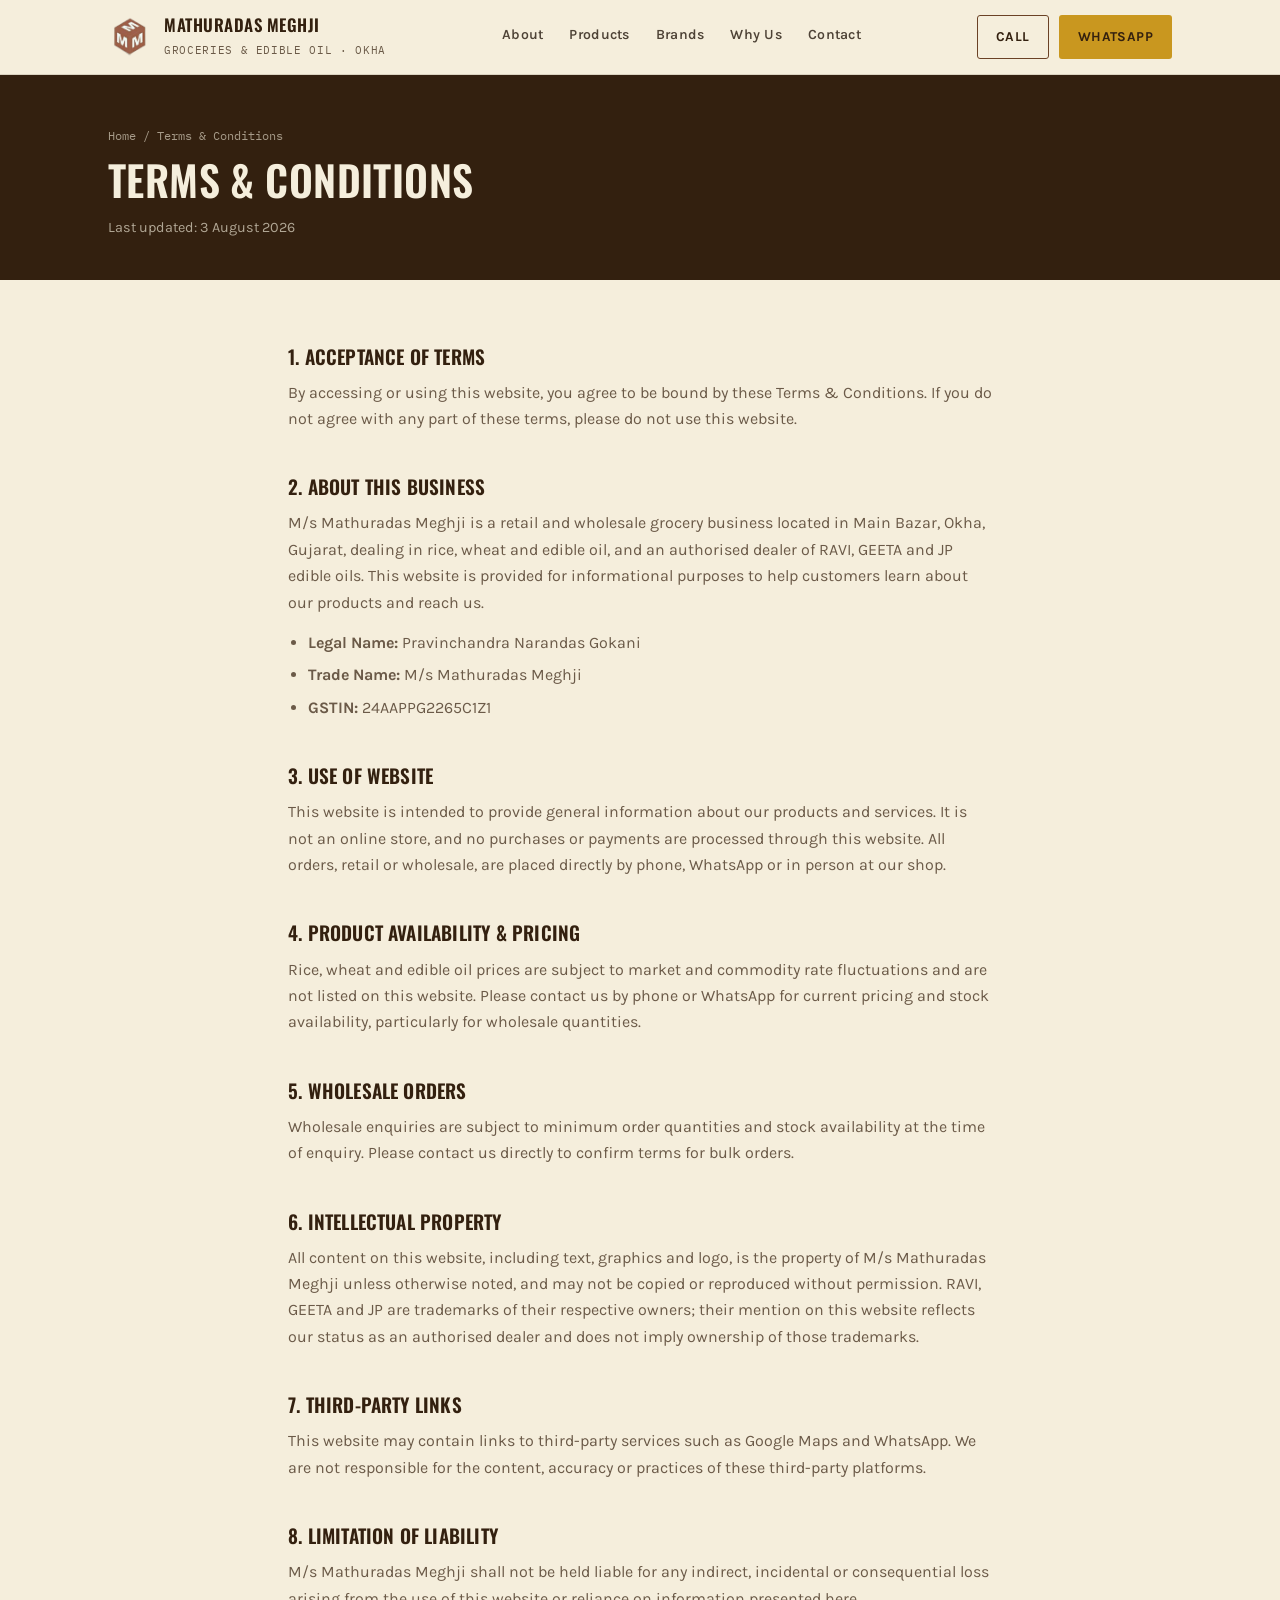
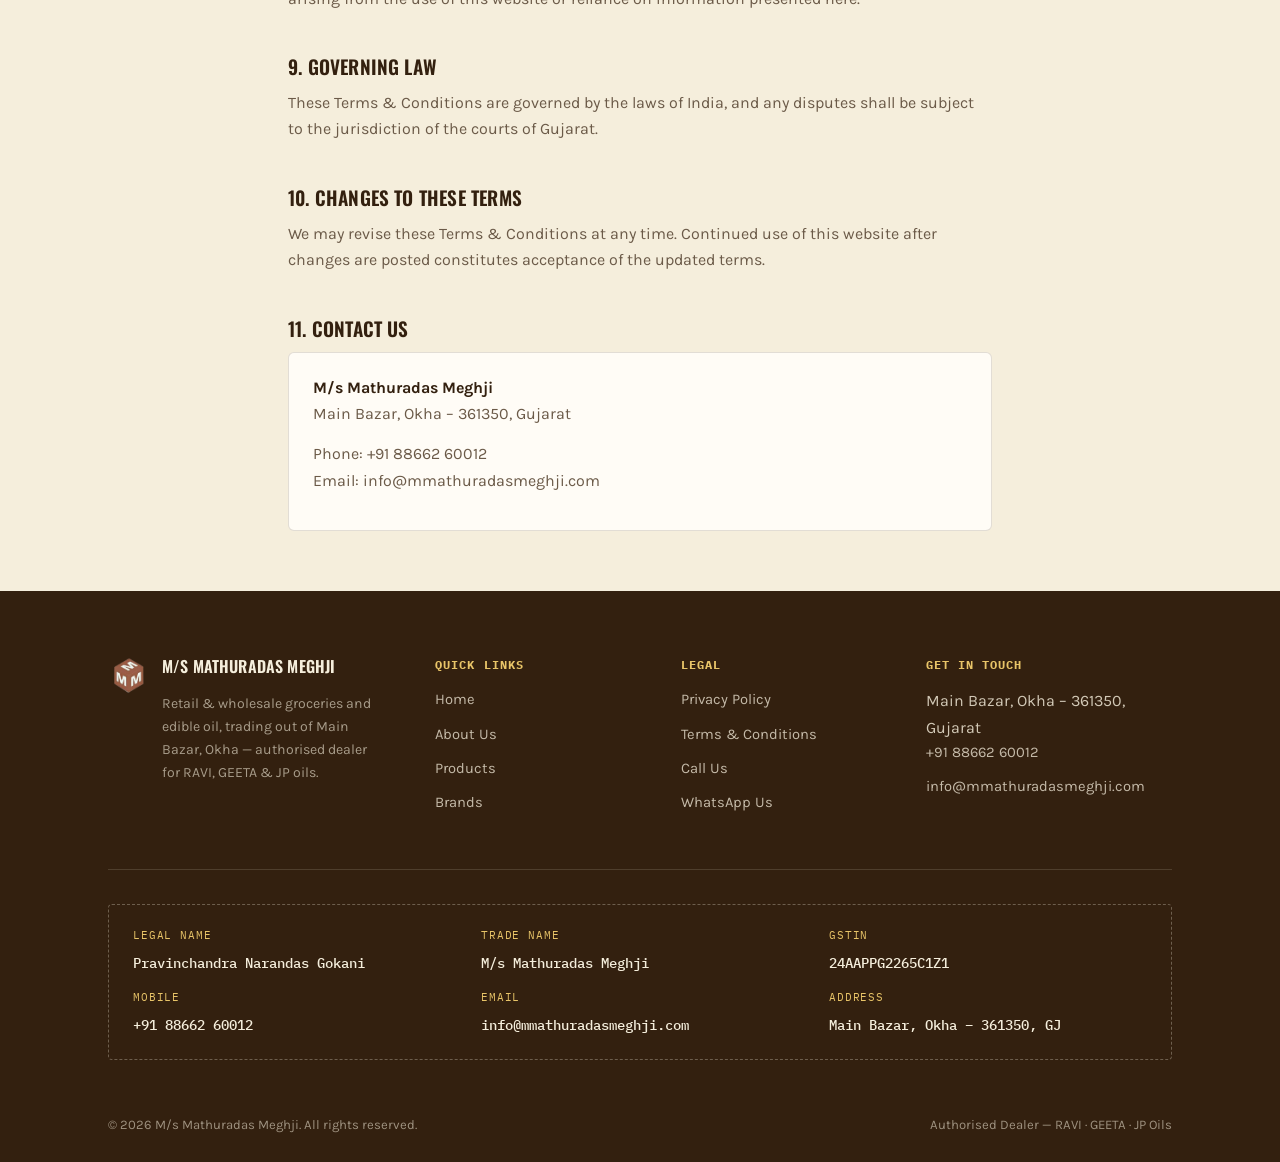
<file: terms.html>
<!DOCTYPE html>
<html lang="en">
<head>
<meta charset="UTF-8">
<meta name="viewport" content="width=device-width, initial-scale=1.0">
<title>Terms &amp; Conditions | M/s Mathuradas Meghji</title>
<meta name="description" content="Terms & Conditions for the M/s Mathuradas Meghji website, a retail and wholesale grocery and edible oil business in Okha, Gujarat.">
<link rel="icon" type="image/png" href="assets/logo.png">
<link rel="preconnect" href="https://fonts.googleapis.com">
<link rel="preconnect" href="https://fonts.gstatic.com" crossorigin>
<link href="https://fonts.googleapis.com/css2?family=Oswald:wght@500;600;700&family=Karla:wght@400;500;700&family=IBM+Plex+Mono:wght@500;600&family=Hind+Vadodara:wght@400;500;600;700&display=swap" rel="stylesheet">
<link rel="stylesheet" href="css/styles.css">
</head>
<body>

  <header class="site-header">
    <div class="header-inner">
      <a class="brand" href="index.html">
        <img src="assets/logo.png" alt="M/s Mathuradas Meghji logo">
        <span class="brand-text">
          <span class="display">Mathuradas Meghji</span>
          <small>Groceries &amp; Edible Oil &middot; Okha</small>
        </span>
      </a>
      <nav class="nav-links">
        <a href="index.html#about">About</a>
        <a href="products.html">Products</a>
        <a href="index.html#brands">Brands</a>
        <a href="index.html#why">Why Us</a>
        <a href="index.html#contact">Contact</a>
      </nav>
      <div class="header-cta">
        <a class="btn btn-outline" href="tel:+918866260012">Call</a>
        <a class="btn btn-solid" href="https://wa.me/918866260012">WhatsApp</a>
      </div>
      <button class="nav-toggle" aria-label="Menu"><span></span><span></span><span></span></button>
    </div>
  </header>

  <section class="legal-hero">
    <div class="wrap">
      <div class="crumb"><a href="index.html">Home</a> / Terms &amp; Conditions</div>
      <h1>Terms &amp; Conditions</h1>
      <div class="updated">Last updated: 3 August 2026</div>
    </div>
  </section>

  <div class="legal-body">
    <h2>1. Acceptance Of Terms</h2>
    <p>By accessing or using this website, you agree to be bound by these Terms &amp; Conditions. If you do not agree with any part of these terms, please do not use this website.</p>

    <h2>2. About This Business</h2>
    <p>M/s Mathuradas Meghji is a retail and wholesale grocery business located in Main Bazar, Okha, Gujarat, dealing in rice, wheat and edible oil, and an authorised dealer of RAVI, GEETA and JP edible oils. This website is provided for informational purposes to help customers learn about our products and reach us.</p>
    <ul>
      <li><strong>Legal Name:</strong> Pravinchandra Narandas Gokani</li>
      <li><strong>Trade Name:</strong> M/s Mathuradas Meghji</li>
      <li><strong>GSTIN:</strong> 24AAPPG2265C1Z1</li>
    </ul>

    <h2>3. Use Of Website</h2>
    <p>This website is intended to provide general information about our products and services. It is not an online store, and no purchases or payments are processed through this website. All orders, retail or wholesale, are placed directly by phone, WhatsApp or in person at our shop.</p>

    <h2>4. Product Availability &amp; Pricing</h2>
    <p>Rice, wheat and edible oil prices are subject to market and commodity rate fluctuations and are not listed on this website. Please contact us by phone or WhatsApp for current pricing and stock availability, particularly for wholesale quantities.</p>

    <h2>5. Wholesale Orders</h2>
    <p>Wholesale enquiries are subject to minimum order quantities and stock availability at the time of enquiry. Please contact us directly to confirm terms for bulk orders.</p>

    <h2>6. Intellectual Property</h2>
    <p>All content on this website, including text, graphics and logo, is the property of M/s Mathuradas Meghji unless otherwise noted, and may not be copied or reproduced without permission. RAVI, GEETA and JP are trademarks of their respective owners; their mention on this website reflects our status as an authorised dealer and does not imply ownership of those trademarks.</p>

    <h2>7. Third-Party Links</h2>
    <p>This website may contain links to third-party services such as Google Maps and WhatsApp. We are not responsible for the content, accuracy or practices of these third-party platforms.</p>

    <h2>8. Limitation Of Liability</h2>
    <p>M/s Mathuradas Meghji shall not be held liable for any indirect, incidental or consequential loss arising from the use of this website or reliance on information presented here.</p>

    <h2>9. Governing Law</h2>
    <p>These Terms &amp; Conditions are governed by the laws of India, and any disputes shall be subject to the jurisdiction of the courts of Gujarat.</p>

    <h2>10. Changes To These Terms</h2>
    <p>We may revise these Terms &amp; Conditions at any time. Continued use of this website after changes are posted constitutes acceptance of the updated terms.</p>

    <h2>11. Contact Us</h2>
    <div class="legal-contact">
      <p><strong>M/s Mathuradas Meghji</strong><br>Main Bazar, Okha &ndash; 361350, Gujarat</p>
      <p>Phone: <a href="tel:+918866260012">+91 88662 60012</a><br>Email: <a href="mailto:info@mmathuradasmeghji.com">info@mmathuradasmeghji.com</a></p>
    </div>
  </div>

  <footer class="site-footer">
    <div class="wrap">
      <div class="footer-grid">
        <div class="footer-brand">
          <img src="assets/logo.png" alt="M/s Mathuradas Meghji logo">
          <div>
            <span class="display">M/s Mathuradas Meghji</span>
            <p>Retail &amp; wholesale groceries and edible oil, trading out of Main Bazar, Okha &mdash; authorised dealer for RAVI, GEETA &amp; JP oils.</p>
          </div>
        </div>
        <div class="footer-col">
          <h4>Quick Links</h4>
          <a href="index.html#home">Home</a>
          <a href="index.html#about">About Us</a>
          <a href="products.html">Products</a>
          <a href="index.html#brands">Brands</a>
        </div>
        <div class="footer-col">
          <h4>Legal</h4>
          <a href="privacy.html">Privacy Policy</a>
          <a href="terms.html">Terms &amp; Conditions</a>
          <a href="tel:+918866260012">Call Us</a>
          <a href="https://wa.me/918866260012">WhatsApp Us</a>
        </div>
        <div class="footer-col">
          <h4>Get In Touch</h4>
          <span>Main Bazar, Okha &ndash; 361350, Gujarat</span>
          <a href="tel:+918866260012">+91 88662 60012</a>
          <a href="mailto:info@mmathuradasmeghji.com">info@mmathuradasmeghji.com</a>
        </div>
      </div>

      <div class="ledger mono">
        <div><span>Legal Name</span><strong>Pravinchandra Narandas Gokani</strong></div>
        <div><span>Trade Name</span><strong>M/s Mathuradas Meghji</strong></div>
        <div><span>GSTIN</span><strong>24AAPPG2265C1Z1</strong></div>
        <div><span>Mobile</span><strong>+91 88662 60012</strong></div>
        <div><span>Email</span><strong>info@mmathuradasmeghji.com</strong></div>
        <div><span>Address</span><strong>Main Bazar, Okha &ndash; 361350, GJ</strong></div>
      </div>

      <div class="footer-bottom">
        <span>&copy; 2026 M/s Mathuradas Meghji. All rights reserved.</span>
        <span>Authorised Dealer &mdash; RAVI &middot; GEETA &middot; JP Oils</span>
      </div>
    </div>
  </footer>

<script>
(function(){
  var toggle = document.querySelector('.nav-toggle');
  var links = document.querySelector('.nav-links');
  if(toggle && links){
    toggle.addEventListener('click', function(){
      var open = links.style.display === 'flex';
      links.style.display = open ? 'none' : 'flex';
      links.style.flexDirection = 'column';
      links.style.position = 'absolute';
      links.style.top = '64px';
      links.style.left = '0';
      links.style.right = '0';
      links.style.background = 'var(--paper)';
      links.style.padding = '18px 28px';
      links.style.borderBottom = '1px solid var(--line)';
    });
  }
})();
</script>
</body>
</html>
</file>
<file: css/styles.css>
:root{
  --crate:#6B4226;
  --crate-dark:#33200F;
  --wheat:#C9971F;
  --wheat-light:#E8C468;
  --cream:#F5EEDC;
  --paper:#FFFCF6;
  --ink:#2A1D12;
  --ink-soft:#6B5A48;
  --line:rgba(51,32,15,0.14);
}
*{margin:0;padding:0;box-sizing:border-box;}
html{scroll-behavior:smooth;}
body{
  font-family:'Karla',sans-serif;
  background:var(--cream);
  color:var(--ink);
  line-height:1.65;
  font-size:16px;
}
img{max-width:100%;display:block;}
a{color:inherit;text-decoration:none;}
h1,h2,h3,.display{
  font-family:'Oswald',sans-serif;
  text-transform:uppercase;
  letter-spacing:0.01em;
  color:var(--crate-dark);
  line-height:1.15;
  font-weight:600;
}
.mono{font-family:'IBM Plex Mono',monospace;}
[lang="gu"]{font-family:'Hind Vadodara','Karla',sans-serif;}
.wrap{max-width:1120px;margin:0 auto;padding:0 28px;}
.eyebrow{
  font-family:'IBM Plex Mono',monospace;
  text-transform:uppercase;
  letter-spacing:0.14em;
  font-size:0.78rem;
  color:var(--wheat);
  font-weight:600;
}
/* header */
.site-header{
  position:sticky;top:0;z-index:50;
  background:rgba(245,238,220,0.94);
  backdrop-filter:blur(6px);
  border-bottom:1px solid var(--line);
}
.header-inner{
  display:flex;align-items:center;justify-content:space-between;
  padding:14px 28px;max-width:1120px;margin:0 auto;gap:20px;
}
.brand{display:flex;align-items:center;gap:12px;}
.brand img{width:44px;height:44px;object-fit:contain;}
.brand-text .display{font-size:1.05rem;letter-spacing:0.03em;}
.brand-text small{
  display:block;font-family:'IBM Plex Mono',monospace;
  font-size:0.68rem;letter-spacing:0.06em;color:var(--ink-soft);
  text-transform:uppercase;margin-top:2px;
}
.nav-links{display:flex;gap:26px;font-size:0.88rem;font-weight:600;letter-spacing:0.02em;}
.nav-links a{opacity:0.82;border-bottom:2px solid transparent;padding-bottom:3px;transition:opacity .15s, border-color .15s;}
.nav-links a:hover{opacity:1;border-color:var(--wheat);}
.nav-links a.active{opacity:1;border-color:var(--wheat);}
.header-cta{display:flex;gap:10px;}
.btn{
  display:inline-flex;align-items:center;gap:8px;
  padding:10px 18px;border-radius:3px;font-weight:700;font-size:0.85rem;
  letter-spacing:0.03em;text-transform:uppercase;
  border:1.5px solid transparent;transition:transform .15s, box-shadow .15s;
}
.btn:hover{transform:translateY(-1px);}
.btn-solid{background:var(--wheat);color:var(--crate-dark);}
.btn-solid:hover{box-shadow:0 6px 16px rgba(201,151,31,0.35);}
.btn-outline{border-color:var(--crate);color:var(--crate-dark);}
.btn-line{border-color:rgba(245,238,220,0.4);color:var(--cream);}
.btn-line:hover{border-color:var(--wheat);}

/* mobile nav toggle */
.nav-toggle{display:none;background:none;border:none;cursor:pointer;padding:6px;}
.nav-toggle span{display:block;width:24px;height:2px;background:var(--crate-dark);margin:5px 0;}

/* hero */
.hero{
  background-color:var(--crate-dark);
  background-image:repeating-linear-gradient(135deg, rgba(255,255,255,0.025) 0px, rgba(255,255,255,0.025) 2px, transparent 2px, transparent 42px);
  color:var(--cream);
  padding:86px 0 76px;
}
.hero h1{
  color:var(--cream);
  font-size:clamp(2.1rem, 5vw, 3.4rem);
  margin:14px 0 20px;
  max-width:16ch;
}
.hero h1 em{color:var(--wheat-light);font-style:normal;}
.hero p{max-width:52ch;color:rgba(245,238,220,0.82);font-size:1.05rem;margin-bottom:30px;}
.hero-actions{display:flex;gap:14px;flex-wrap:wrap;margin-bottom:34px;}
.dealer-pills{display:flex;gap:10px;flex-wrap:wrap;}
.pill{
  font-family:'IBM Plex Mono',monospace;font-size:0.72rem;letter-spacing:0.06em;
  text-transform:uppercase;border:1px solid rgba(245,238,220,0.35);
  padding:6px 12px;border-radius:20px;color:rgba(245,238,220,0.85);
}

/* sections */
.section{padding:78px 0;}
.section-paper{background:var(--paper);}
.section-head{max-width:640px;margin-bottom:44px;}
.section-head h2{font-size:clamp(1.6rem,3.4vw,2.3rem);margin-top:10px;}
.section-head p{color:var(--ink-soft);margin-top:14px;font-size:1.02rem;}

/* about stats */
.stats-row{display:flex;gap:0;margin-top:40px;border-top:1px solid var(--line);}
.stat{flex:1;padding:24px 20px 0;border-right:1px solid var(--line);}
.stat:last-child{border-right:none;}
.stat .num{font-family:'Oswald',sans-serif;font-size:2.1rem;color:var(--wheat);font-weight:600;}
.stat .label{font-size:0.85rem;color:var(--ink-soft);margin-top:4px;}

/* product cards */
.grid-3{display:grid;grid-template-columns:repeat(3,1fr);gap:22px;margin-top:10px;}
.card{
  background:var(--paper);border:1px solid var(--line);border-radius:6px;
  padding:28px 24px;position:relative;
}
.card .tag{
  font-family:'IBM Plex Mono',monospace;font-size:0.68rem;letter-spacing:0.08em;
  text-transform:uppercase;color:var(--wheat);display:block;margin-bottom:10px;
}
.card h3{font-size:1.15rem;margin-bottom:10px;}
.card p{color:var(--ink-soft);font-size:0.95rem;}

.text-link{
  display:inline-flex;align-items:center;gap:6px;margin-top:28px;
  font-weight:700;font-size:0.92rem;color:var(--crate-dark);
  border-bottom:2px solid var(--wheat);padding-bottom:3px;
}
.text-link:hover{color:var(--wheat);}

/* brand stamps - signature element */
.stamp-row{display:flex;gap:38px;flex-wrap:wrap;margin-top:46px;align-items:flex-start;}
.stamp{
  width:148px;height:148px;border-radius:50%;
  border:3px double var(--crate);
  display:flex;flex-direction:column;align-items:center;justify-content:center;
  text-align:center;color:var(--crate);position:relative;flex-shrink:0;
}
.stamp .s-small{font-family:'IBM Plex Mono',monospace;font-size:0.58rem;letter-spacing:0.1em;text-transform:uppercase;}
.stamp .s-big{font-family:'Oswald',sans-serif;font-weight:700;font-size:1.25rem;text-transform:uppercase;margin:4px 0;letter-spacing:0.02em;}
.stamp:nth-child(1){transform:rotate(-7deg);}
.stamp:nth-child(2){transform:rotate(5deg);}
.stamp:nth-child(3){transform:rotate(-3deg);}

/* why choose */
.why-list{display:grid;grid-template-columns:1fr 1fr;gap:26px 40px;margin-top:10px;}
.why-item{display:flex;gap:14px;align-items:flex-start;}
.why-mark{
  width:26px;height:26px;background:var(--wheat);color:var(--crate-dark);
  flex-shrink:0;display:flex;align-items:center;justify-content:center;
  font-weight:700;font-size:0.85rem;margin-top:2px;border-radius:2px;
}
.why-item h3{font-size:1.02rem;margin-bottom:5px;}
.why-item p{color:var(--ink-soft);font-size:0.93rem;}

/* contact */
.contact-grid{display:grid;grid-template-columns:1fr 1fr;gap:50px;margin-top:10px;align-items:start;}
.contact-block h3{
  font-family:'IBM Plex Mono',monospace;text-transform:uppercase;font-size:0.75rem;
  letter-spacing:0.08em;color:var(--wheat);margin-bottom:6px;font-weight:600;
}
.contact-block p, .contact-block a{display:block;margin-bottom:18px;font-size:1rem;}
.contact-block iframe{width:100%;height:280px;border:1px solid var(--line);border-radius:6px;filter:sepia(12%);}

/* footer */
.site-footer{background:var(--crate-dark);color:rgba(245,238,220,0.82);padding:64px 0 0;}
.footer-grid{display:grid;grid-template-columns:1.4fr 1fr 1fr 1.2fr;gap:40px;padding-bottom:44px;border-bottom:1px solid rgba(245,238,220,0.14);}
.footer-brand{display:flex;gap:12px;align-items:flex-start;}
.footer-brand img{width:42px;height:42px;object-fit:contain;}
.footer-brand .display{color:var(--cream);font-size:1rem;}
.footer-brand p{color:rgba(245,238,220,0.6);font-size:0.88rem;margin-top:10px;max-width:28ch;}
.footer-col h4{
  font-family:'IBM Plex Mono',monospace;text-transform:uppercase;font-size:0.72rem;
  letter-spacing:0.09em;color:var(--wheat-light);margin-bottom:14px;
}
.footer-col a, .footer-col li{display:block;font-size:0.92rem;margin-bottom:10px;color:rgba(245,238,220,0.75);list-style:none;}
.footer-col a:hover{color:var(--wheat-light);}

/* ledger stamp block */
.ledger{
  margin:34px 0;padding:22px 24px;border:1px dashed rgba(245,238,220,0.3);
  border-radius:4px;display:grid;grid-template-columns:repeat(3,1fr);gap:14px 30px;
}
.ledger div span{
  display:block;font-family:'IBM Plex Mono',monospace;font-size:0.66rem;
  text-transform:uppercase;letter-spacing:0.08em;color:var(--wheat-light);margin-bottom:4px;
}
.ledger div strong{font-family:'IBM Plex Mono',monospace;font-weight:500;font-size:0.86rem;color:var(--cream);}
.footer-bottom{
  padding:20px 0 26px;display:flex;justify-content:space-between;flex-wrap:wrap;gap:10px;
  font-size:0.82rem;color:rgba(245,238,220,0.55);
}

/* legal pages */
.legal-hero{background:var(--crate-dark);color:var(--cream);padding:50px 0 40px;}
.legal-hero .crumb{font-family:'IBM Plex Mono',monospace;font-size:0.78rem;color:rgba(245,238,220,0.6);}
.legal-hero h1{color:var(--cream);font-size:clamp(1.8rem,4vw,2.6rem);margin-top:10px;}
.legal-hero .updated{margin-top:12px;color:rgba(245,238,220,0.65);font-size:0.9rem;}
.legal-hero .sub{margin-top:14px;color:rgba(245,238,220,0.82);font-size:1.02rem;max-width:58ch;}
.legal-body{max-width:760px;padding:60px 28px;margin:0 auto;}
.legal-body h2{font-size:1.2rem;margin:38px 0 12px;padding-top:6px;}
.legal-body h2:first-child{margin-top:0;}
.legal-body p{margin-bottom:14px;color:var(--ink-soft);}
.legal-body ul{margin:0 0 14px 20px;color:var(--ink-soft);}
.legal-body li{margin-bottom:6px;}
.legal-contact{
  background:var(--paper);border:1px solid var(--line);border-radius:6px;
  padding:22px 24px;margin-top:10px;
}
.legal-contact strong{color:var(--crate-dark);}

/* products catalogue */
.cat-grid{display:grid;grid-template-columns:1fr 1fr;gap:22px;margin-top:8px;}
.cat-card{
  background:var(--paper);border:1px solid var(--line);border-radius:6px;
  padding:26px 26px 24px;
}
.cat-card .cat-head{
  display:flex;align-items:baseline;justify-content:space-between;
  gap:10px;margin-bottom:18px;flex-wrap:wrap;
  border-bottom:1px solid var(--line);padding-bottom:14px;
}
.cat-card h3{font-size:1.05rem;}
.cat-card .count{
  font-family:'IBM Plex Mono',monospace;font-size:0.68rem;letter-spacing:0.06em;
  text-transform:uppercase;color:var(--wheat);white-space:nowrap;
}
.item-list{display:flex;flex-wrap:wrap;gap:9px;}
.item-chip{
  font-family:'Hind Vadodara','Karla',sans-serif;
  font-size:0.96rem;color:var(--ink);
  background:var(--cream);border:1px solid var(--line);
  padding:7px 14px;border-radius:20px;line-height:1.3;
}
.catalogue-note{
  background:var(--paper);border:1px dashed var(--crate);border-radius:6px;
  padding:20px 24px;margin:8px 0 46px;font-size:0.94rem;color:var(--ink-soft);
}
.catalogue-note strong{color:var(--crate-dark);}
.products-cta{
  text-align:center;padding:64px 0;
}
.products-cta h2{margin-bottom:14px;}
.products-cta p{color:var(--ink-soft);margin-bottom:26px;max-width:52ch;margin-left:auto;margin-right:auto;}
.products-cta .hero-actions{justify-content:center;}

/* 404 page */
.error-page{padding:130px 0 120px;text-align:center;}
.error-page .code{
  font-family:'Oswald',sans-serif;font-size:5rem;color:var(--wheat);
  font-weight:700;line-height:1;
}
.error-page h1{margin-top:12px;}
.error-page p{color:var(--ink-soft);margin:16px auto 30px;max-width:44ch;font-size:1.02rem;}
.error-page .hero-actions{justify-content:center;}

@media (prefers-reduced-motion: reduce){
  html{scroll-behavior:auto;}
  *{transition:none !important;}
}
@media(max-width:760px){
  .nav-links,.header-cta{display:none;}
  .nav-toggle{display:block;}
  .grid-3{grid-template-columns:1fr;}
  .why-list{grid-template-columns:1fr;}
  .contact-grid{grid-template-columns:1fr;}
  .footer-grid{grid-template-columns:1fr 1fr;}
  .ledger{grid-template-columns:1fr;}
  .stats-row{flex-wrap:wrap;}
  .stat{flex:1 1 45%;border-right:none;border-bottom:1px solid var(--line);padding-bottom:16px;}
  .cat-grid{grid-template-columns:1fr;}
}
</file>
